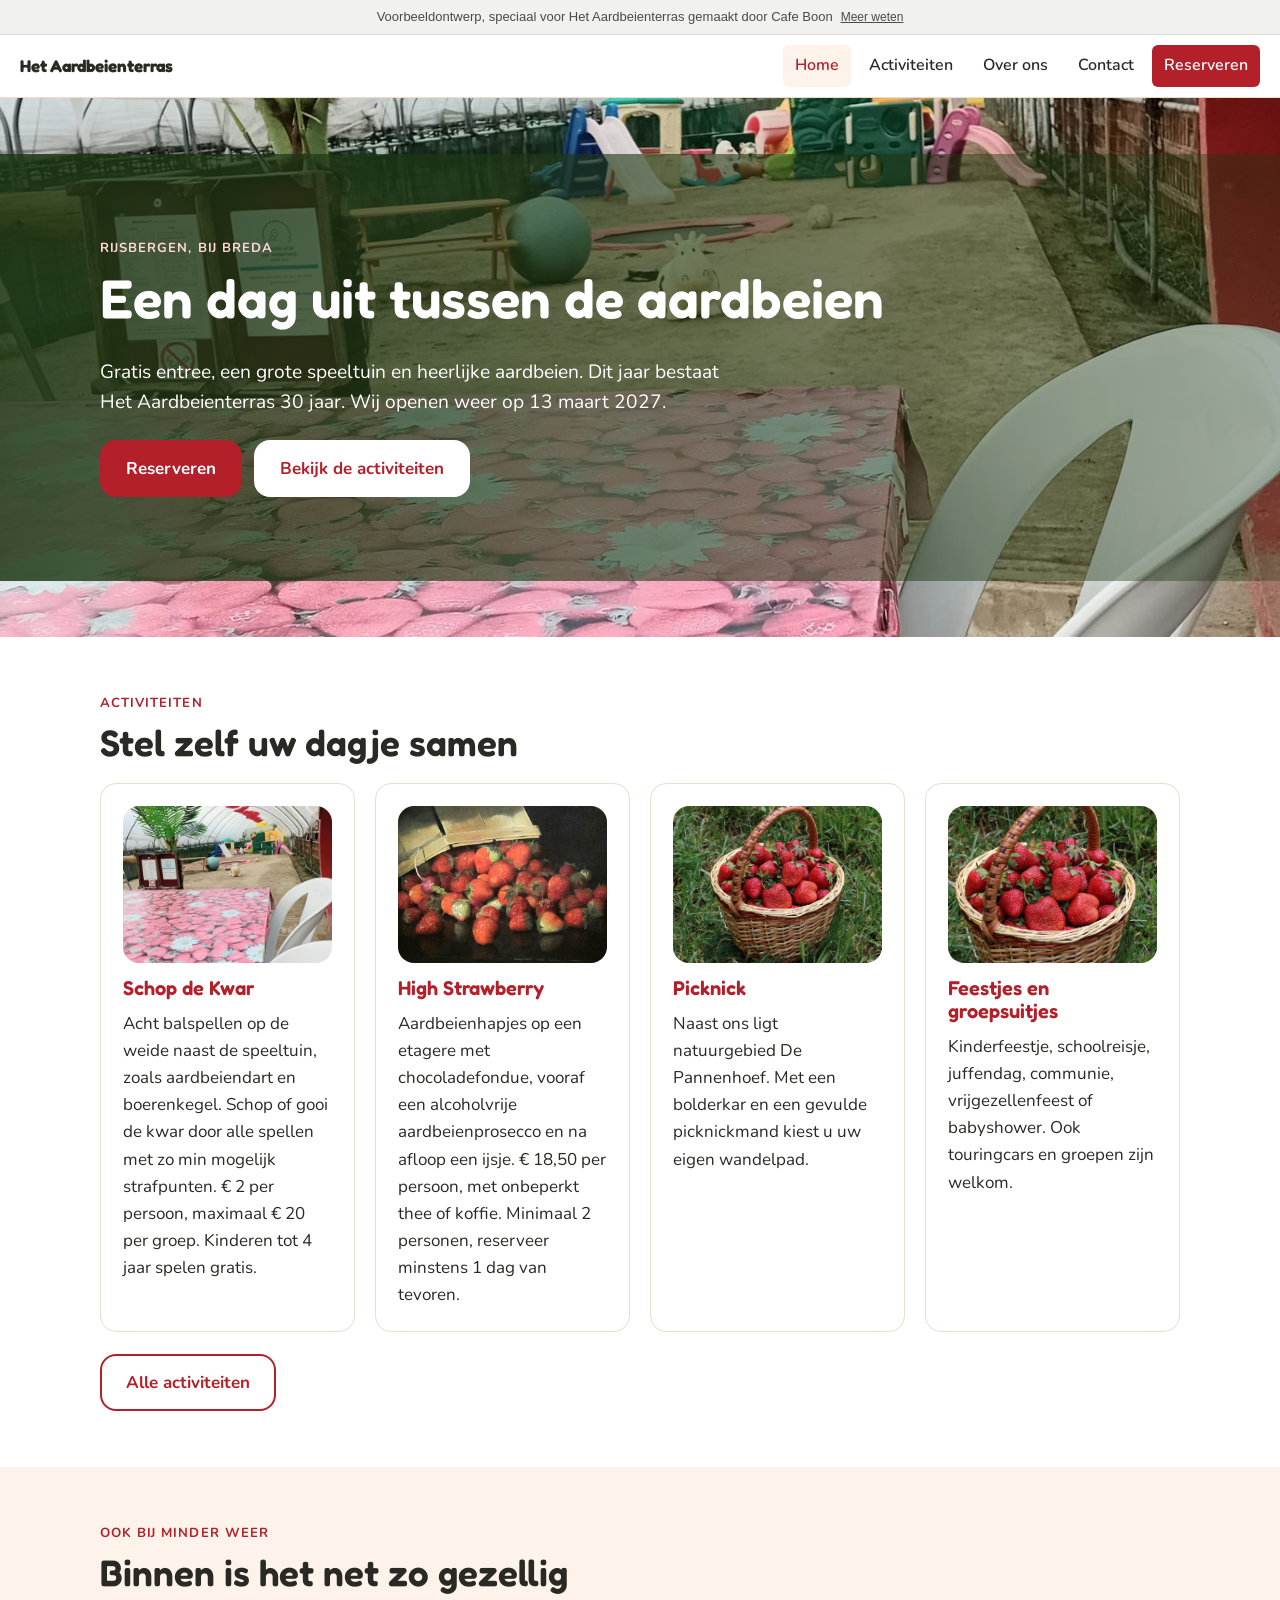
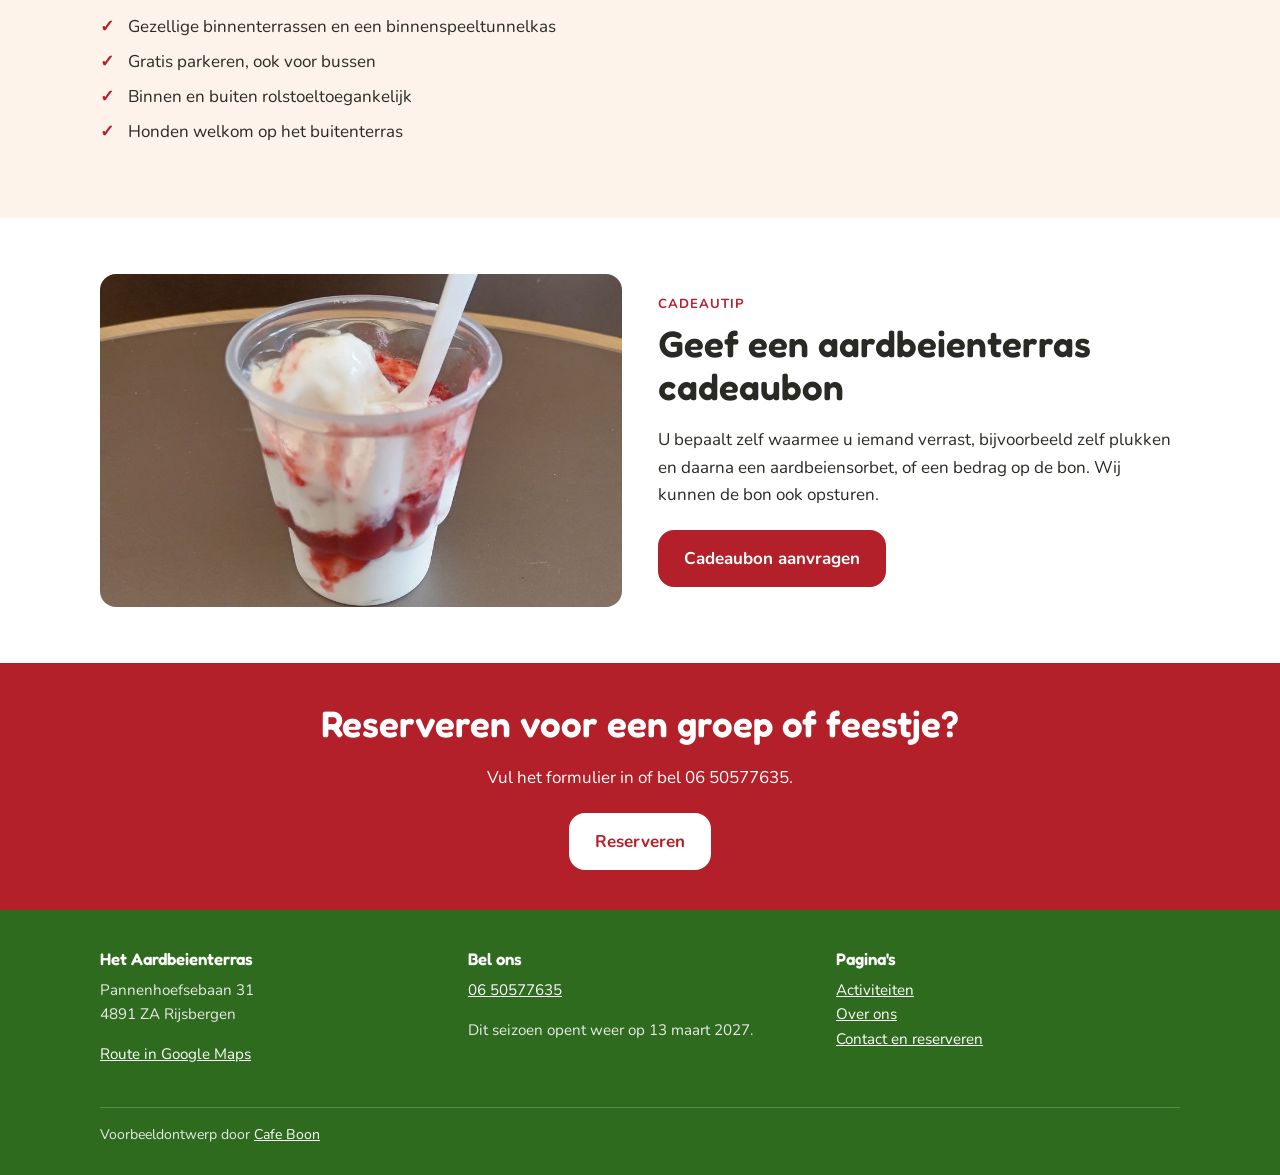
<file: index.html>
<!doctype html>
<html lang="nl">
<head>
<meta charset="utf-8">
<meta name="viewport" content="width=device-width, initial-scale=1">
<title>Het Aardbeienterras Rijsbergen | Uitje bij Breda</title>
<meta name="description" content="Het Aardbeienterras in Rijsbergen bij Breda: gratis entree, speeltuin, aardbeien plukken, High Strawberry en groepsuitjes.">
<meta name="robots" content="noindex">
<link rel="icon" href="images/favicon.png">
<meta property="og:title" content="Het Aardbeienterras Rijsbergen | Uitje bij Breda">
<meta property="og:description" content="Het Aardbeienterras in Rijsbergen bij Breda: gratis entree, speeltuin, aardbeien plukken, High Strawberry en groepsuitjes.">
<meta property="og:image" content="https://hetaardbeienterras.cafeboon.com/images/og.jpg">
<meta property="og:type" content="website">
<link rel="preconnect" href="https://fonts.googleapis.com">
<link rel="preconnect" href="https://fonts.gstatic.com" crossorigin>
<link href="https://fonts.googleapis.com/css2?family=Fredoka:wght@500;600;700&family=Nunito:wght@400;600;700&display=swap" rel="stylesheet">
<link rel="stylesheet" href="style.css">
</head>
<body>
<div class="vb-banner" role="note"><span>Voorbeeldontwerp, speciaal voor Het Aardbeienterras gemaakt door Cafe Boon</span><a href="https://cafeboon.com">Meer weten</a></div>
<header class="top">
<a class="brand" href="index.html"><span>Het Aardbeienterras</span></a>
<nav><a aria-current="page" href="index.html">Home</a><a href="aanbod.html">Activiteiten</a><a href="over.html">Over ons</a><a href="contact.html">Contact</a><a class="cta" href="contact.html#formulier">Reserveren</a></nav>
</header>
<main>
<section class="hero img" style="background-image:url(images/hero.jpg)"><div class="shade"><div class="wrap">
<p class="kicker" style="color:#ffd9d9">Rijsbergen, bij Breda</p><h1>Een dag uit tussen de aardbeien</h1>
<p class="lead">Gratis entree, een grote speeltuin en heerlijke aardbeien. Dit jaar bestaat Het Aardbeienterras 30 jaar. Wij openen weer op 13 maart 2027.</p>
<div class="btns"><a class="btn" href="contact.html#formulier">Reserveren</a><a class="btn light" href="aanbod.html">Bekijk de activiteiten</a></div></div></div></section>
<section><div class="wrap"><p class="kicker">Activiteiten</p><h2>Stel zelf uw dagje samen</h2><div class="grid"><div class="card"><img src="images/terras.jpg" alt="Schop de Kwar"><h3>Schop de Kwar</h3><p>Acht balspellen op de weide naast de speeltuin, zoals aardbeiendart en boerenkegel. Schop of gooi de kwar door alle spellen met zo min mogelijk strafpunten. € 2 per persoon, maximaal € 20 per groep. Kinderen tot 4 jaar spelen gratis.</p></div><div class="card"><img src="images/high.jpg" alt="High Strawberry"><h3>High Strawberry</h3><p>Aardbeienhapjes op een etagere met chocoladefondue, vooraf een alcoholvrije aardbeienprosecco en na afloop een ijsje. € 18,50 per persoon, met onbeperkt thee of koffie. Minimaal 2 personen, reserveer minstens 1 dag van tevoren.</p></div><div class="card"><img src="images/bos.jpg" alt="Picknick"><h3>Picknick</h3><p>Naast ons ligt natuurgebied De Pannenhoef. Met een bolderkar en een gevulde picknickmand kiest u uw eigen wandelpad.</p></div><div class="card"><img src="images/bbq.jpg" alt="Feestjes en groepsuitjes"><h3>Feestjes en groepsuitjes</h3><p>Kinderfeestje, schoolreisje, juffendag, communie, vrijgezellenfeest of babyshower. Ook touringcars en groepen zijn welkom.</p></div></div><div class="btns"><a class="btn alt" href="aanbod.html">Alle activiteiten</a></div></div></section>
<section class="alt"><div class="wrap"><p class="kicker">Ook bij minder weer</p><h2>Binnen is het net zo gezellig</h2>
<div><ul class="ticks"><li>Gezellige binnenterrassen en een binnenspeeltunnelkas</li><li>Gratis parkeren, ook voor bussen</li><li>Binnen en buiten rolstoeltoegankelijk</li><li>Honden welkom op het buitenterras</li></ul></div></div></section>
<section><div class="wrap split"><img src="images/sorbet.jpg" alt="" style="max-height:420px;object-fit:cover"><div><p class="kicker">Cadeautip</p><h2>Geef een aardbeienterras cadeaubon</h2><p>U bepaalt zelf waarmee u iemand verrast, bijvoorbeeld zelf plukken en daarna een aardbeiensorbet, of een bedrag op de bon. Wij kunnen de bon ook opsturen.</p><div class="btns"><a class="btn" href="contact.html#formulier">Cadeaubon aanvragen</a></div></div></div></section>
<section class="band"><div class="wrap"><h2>Reserveren voor een groep of feestje?</h2><p>Vul het formulier in of bel 06 50577635.</p><div class="btns" style="justify-content:center"><a class="btn light" href="contact.html#formulier">Reserveren</a></div></div></section>
</main>
<footer>
<div class="wrap">
<div class="cols"><div><h3>Het Aardbeienterras</h3><p>Pannenhoefsebaan 31<br>4891 ZA Rijsbergen</p><p><a href="https://www.google.com/maps/search/?api=1&query=Pannenhoefsebaan+31+Rijsbergen">Route in Google Maps</a></p></div>
<div><h3>Bel ons</h3><p><a href="tel:+31650577635">06 50577635</a></p><p>Dit seizoen opent weer op 13 maart 2027.</p></div>
<div><h3>Pagina's</h3><p><a href="aanbod.html">Activiteiten</a><br><a href="over.html">Over ons</a><br><a href="contact.html">Contact en reserveren</a></p></div></div>
<div class="credit">Voorbeeldontwerp door <a href="https://cafeboon.com">Cafe Boon</a></div>
</div>
</footer>
<script>
document.querySelectorAll('form.vf').forEach(function(f){f.addEventListener('submit',function(e){e.preventDefault();var o=f.querySelector('.vf-ok');if(o){o.classList.add('show');o.scrollIntoView({block:'center'});}f.reset();});});
</script>
</body>
</html>
</file>
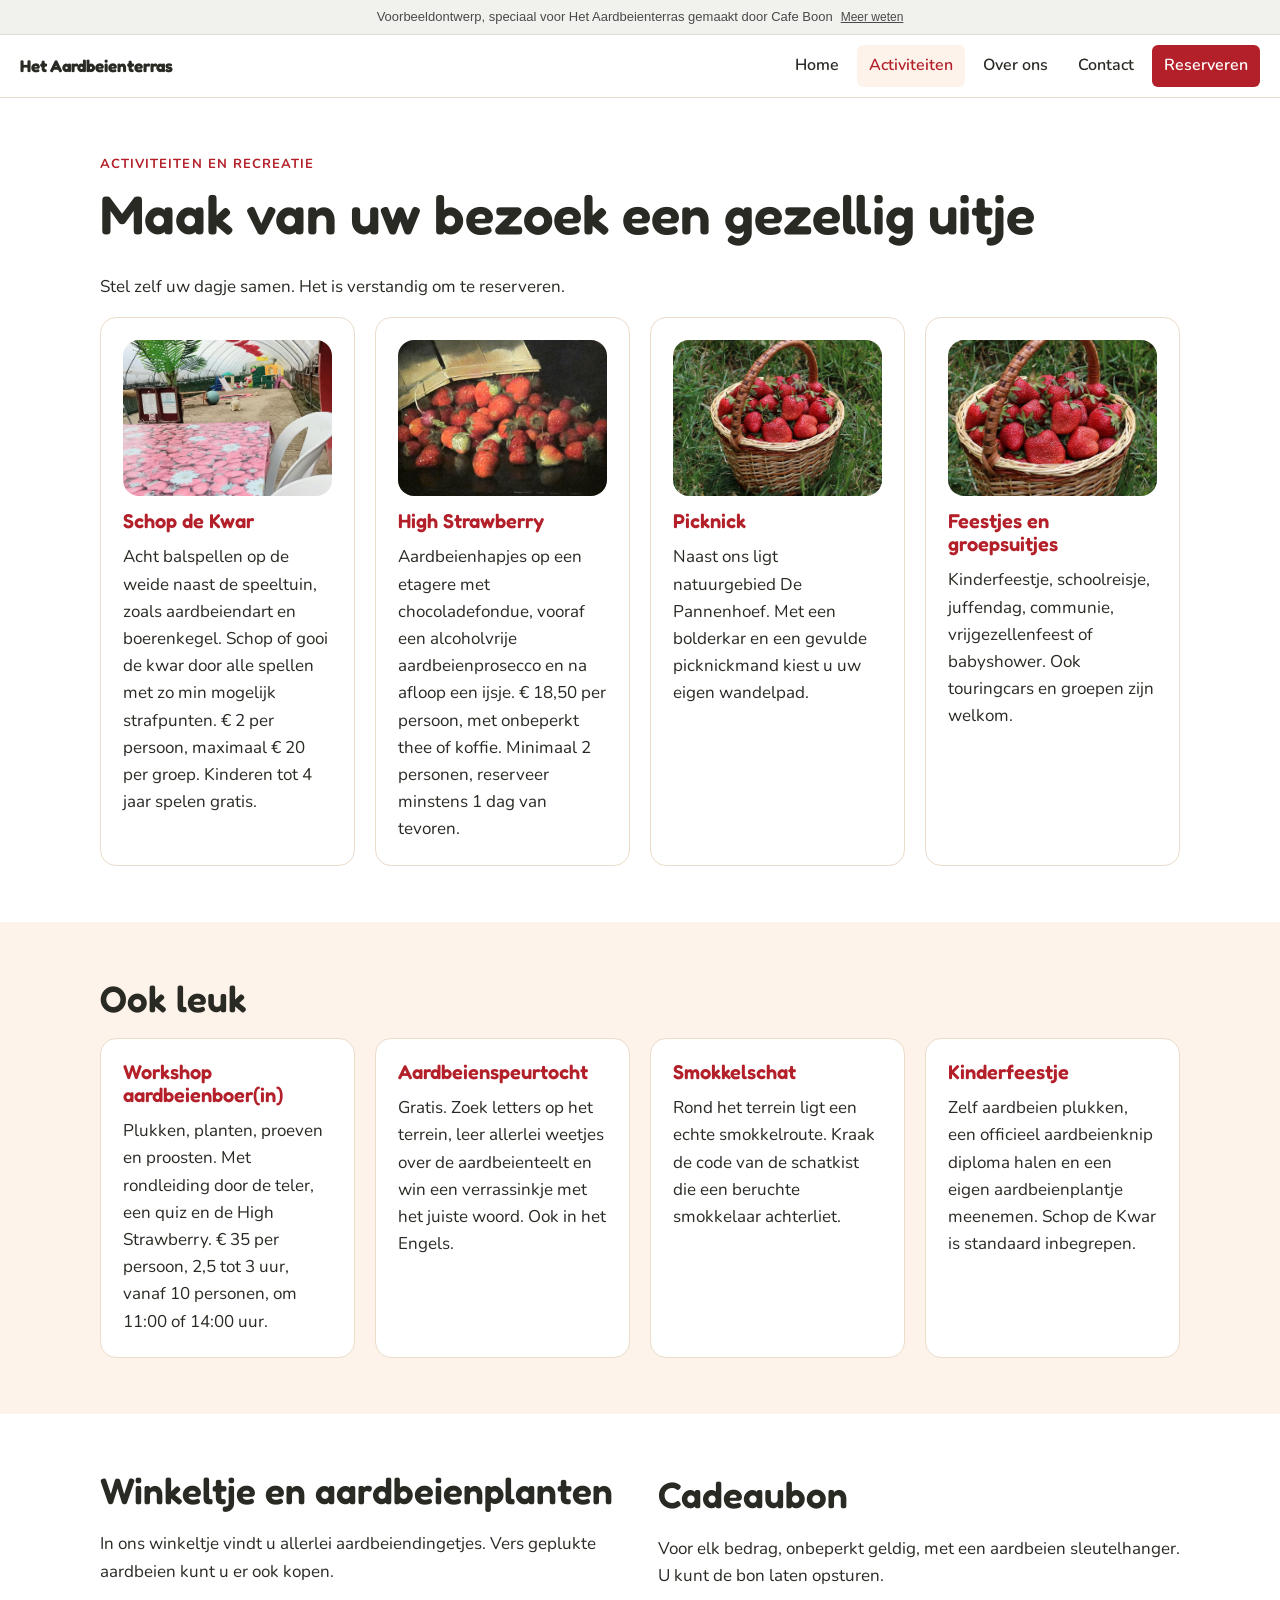
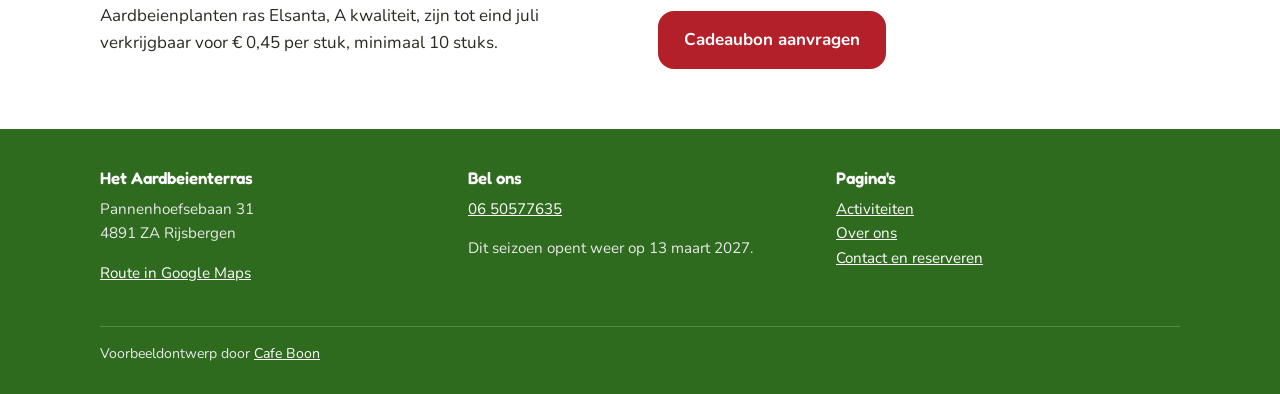
<file: aanbod.html>
<!doctype html>
<html lang="nl">
<head>
<meta charset="utf-8">
<meta name="viewport" content="width=device-width, initial-scale=1">
<title>Activiteiten | Het Aardbeienterras Rijsbergen</title>
<meta name="description" content="Schop de Kwar, High Strawberry, workshop aardbeienboer, picknick en kinderfeestjes bij Het Aardbeienterras in Rijsbergen.">
<meta name="robots" content="noindex">
<link rel="icon" href="images/favicon.png">
<meta property="og:title" content="Activiteiten | Het Aardbeienterras Rijsbergen">
<meta property="og:description" content="Schop de Kwar, High Strawberry, workshop aardbeienboer, picknick en kinderfeestjes bij Het Aardbeienterras in Rijsbergen.">
<meta property="og:image" content="https://hetaardbeienterras.cafeboon.com/images/og.jpg">
<meta property="og:type" content="website">
<link rel="preconnect" href="https://fonts.googleapis.com">
<link rel="preconnect" href="https://fonts.gstatic.com" crossorigin>
<link href="https://fonts.googleapis.com/css2?family=Fredoka:wght@500;600;700&family=Nunito:wght@400;600;700&display=swap" rel="stylesheet">
<link rel="stylesheet" href="style.css">
</head>
<body>
<div class="vb-banner" role="note"><span>Voorbeeldontwerp, speciaal voor Het Aardbeienterras gemaakt door Cafe Boon</span><a href="https://cafeboon.com">Meer weten</a></div>
<header class="top">
<a class="brand" href="index.html"><span>Het Aardbeienterras</span></a>
<nav><a href="index.html">Home</a><a aria-current="page" href="aanbod.html">Activiteiten</a><a href="over.html">Over ons</a><a href="contact.html">Contact</a><a class="cta" href="contact.html#formulier">Reserveren</a></nav>
</header>
<main>
<section><div class="wrap"><p class="kicker">Activiteiten en recreatie</p><h1>Maak van uw bezoek een gezellig uitje</h1><p>Stel zelf uw dagje samen. Het is verstandig om te reserveren.</p><div class="grid"><div class="card"><img src="images/terras.jpg" alt="Schop de Kwar"><h3>Schop de Kwar</h3><p>Acht balspellen op de weide naast de speeltuin, zoals aardbeiendart en boerenkegel. Schop of gooi de kwar door alle spellen met zo min mogelijk strafpunten. € 2 per persoon, maximaal € 20 per groep. Kinderen tot 4 jaar spelen gratis.</p></div><div class="card"><img src="images/high.jpg" alt="High Strawberry"><h3>High Strawberry</h3><p>Aardbeienhapjes op een etagere met chocoladefondue, vooraf een alcoholvrije aardbeienprosecco en na afloop een ijsje. € 18,50 per persoon, met onbeperkt thee of koffie. Minimaal 2 personen, reserveer minstens 1 dag van tevoren.</p></div><div class="card"><img src="images/bos.jpg" alt="Picknick"><h3>Picknick</h3><p>Naast ons ligt natuurgebied De Pannenhoef. Met een bolderkar en een gevulde picknickmand kiest u uw eigen wandelpad.</p></div><div class="card"><img src="images/bbq.jpg" alt="Feestjes en groepsuitjes"><h3>Feestjes en groepsuitjes</h3><p>Kinderfeestje, schoolreisje, juffendag, communie, vrijgezellenfeest of babyshower. Ook touringcars en groepen zijn welkom.</p></div></div></div></section>
<section class="alt"><div class="wrap"><h2>Ook leuk</h2><div class="grid">
<div class="card"><h3>Workshop aardbeienboer(in)</h3><p>Plukken, planten, proeven en proosten. Met rondleiding door de teler, een quiz en de High Strawberry. € 35 per persoon, 2,5 tot 3 uur, vanaf 10 personen, om 11:00 of 14:00 uur.</p></div>
<div class="card"><h3>Aardbeienspeurtocht</h3><p>Gratis. Zoek letters op het terrein, leer allerlei weetjes over de aardbeienteelt en win een verrassinkje met het juiste woord. Ook in het Engels.</p></div>
<div class="card"><h3>Smokkelschat</h3><p>Rond het terrein ligt een echte smokkelroute. Kraak de code van de schatkist die een beruchte smokkelaar achterliet.</p></div>
<div class="card"><h3>Kinderfeestje</h3><p>Zelf aardbeien plukken, een officieel aardbeienknip diploma halen en een eigen aardbeienplantje meenemen. Schop de Kwar is standaard inbegrepen.</p></div></div></div></section>
<section><div class="wrap split"><div><h2>Winkeltje en aardbeienplanten</h2><p>In ons winkeltje vindt u allerlei aardbeiendingetjes. Vers geplukte aardbeien kunt u er ook kopen.</p><p>Aardbeienplanten ras Elsanta, A kwaliteit, zijn tot eind juli verkrijgbaar voor € 0,45 per stuk, minimaal 10 stuks.</p></div>
<div><h2>Cadeaubon</h2><p>Voor elk bedrag, onbeperkt geldig, met een aardbeien sleutelhanger. U kunt de bon laten opsturen.</p><div class="btns"><a class="btn" href="contact.html#formulier">Cadeaubon aanvragen</a></div></div></div></section>
</main>
<footer>
<div class="wrap">
<div class="cols"><div><h3>Het Aardbeienterras</h3><p>Pannenhoefsebaan 31<br>4891 ZA Rijsbergen</p><p><a href="https://www.google.com/maps/search/?api=1&query=Pannenhoefsebaan+31+Rijsbergen">Route in Google Maps</a></p></div>
<div><h3>Bel ons</h3><p><a href="tel:+31650577635">06 50577635</a></p><p>Dit seizoen opent weer op 13 maart 2027.</p></div>
<div><h3>Pagina's</h3><p><a href="aanbod.html">Activiteiten</a><br><a href="over.html">Over ons</a><br><a href="contact.html">Contact en reserveren</a></p></div></div>
<div class="credit">Voorbeeldontwerp door <a href="https://cafeboon.com">Cafe Boon</a></div>
</div>
</footer>
<script>
document.querySelectorAll('form.vf').forEach(function(f){f.addEventListener('submit',function(e){e.preventDefault();var o=f.querySelector('.vf-ok');if(o){o.classList.add('show');o.scrollIntoView({block:'center'});}f.reset();});});
</script>
</body>
</html>
</file>
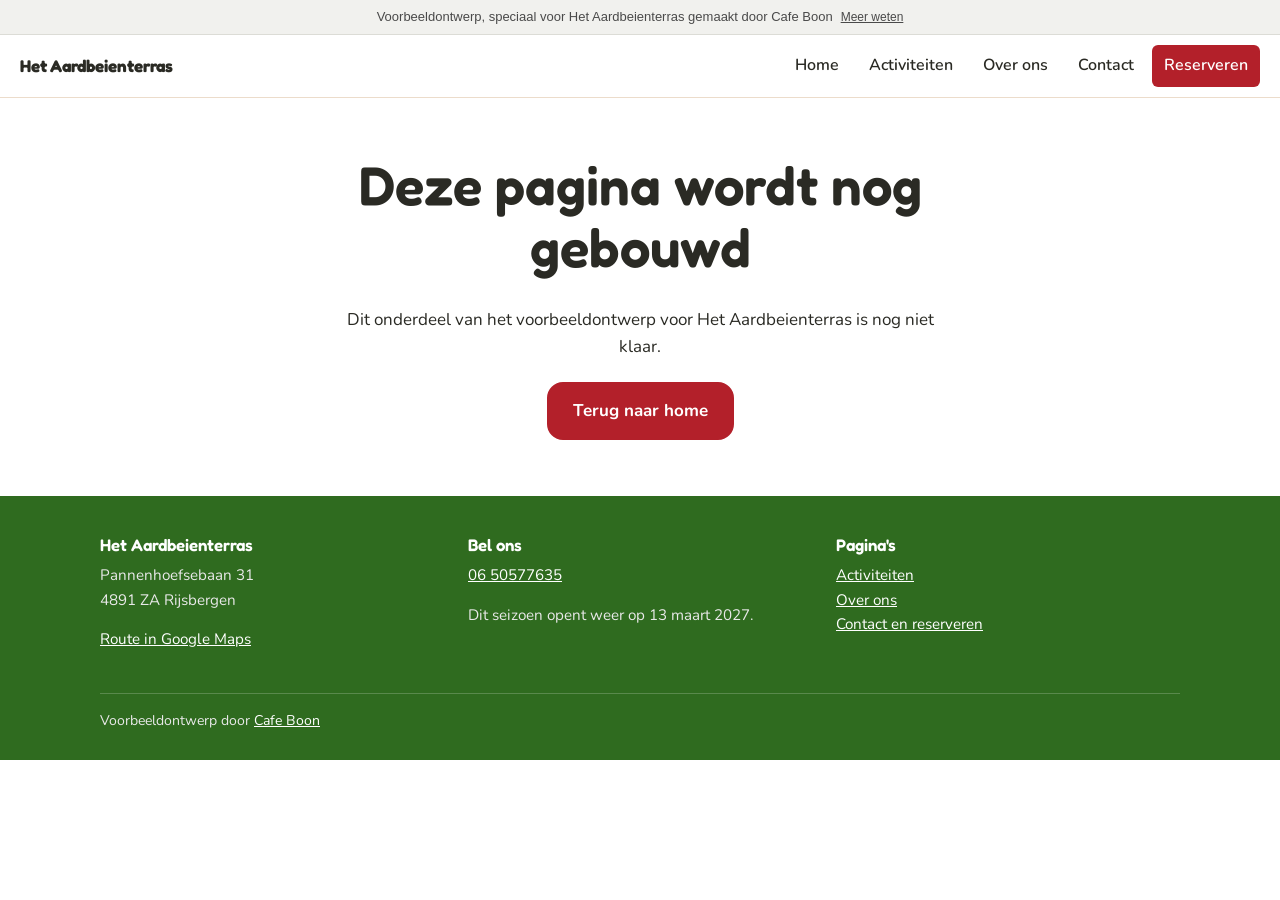
<file: binnenkort.html>
<!doctype html>
<html lang="nl">
<head>
<meta charset="utf-8">
<meta name="viewport" content="width=device-width, initial-scale=1">
<title>Binnenkort | Het Aardbeienterras</title>
<meta name="description" content="Deze pagina wordt nog gebouwd.">
<meta name="robots" content="noindex">
<link rel="icon" href="images/favicon.png">
<meta property="og:title" content="Binnenkort | Het Aardbeienterras">
<meta property="og:description" content="Deze pagina wordt nog gebouwd.">
<meta property="og:image" content="https://hetaardbeienterras.cafeboon.com/images/og.jpg">
<meta property="og:type" content="website">
<link rel="preconnect" href="https://fonts.googleapis.com">
<link rel="preconnect" href="https://fonts.gstatic.com" crossorigin>
<link href="https://fonts.googleapis.com/css2?family=Fredoka:wght@500;600;700&family=Nunito:wght@400;600;700&display=swap" rel="stylesheet">
<link rel="stylesheet" href="style.css">
</head>
<body>
<div class="vb-banner" role="note"><span>Voorbeeldontwerp, speciaal voor Het Aardbeienterras gemaakt door Cafe Boon</span><a href="https://cafeboon.com">Meer weten</a></div>
<header class="top">
<a class="brand" href="index.html"><span>Het Aardbeienterras</span></a>
<nav><a href="index.html">Home</a><a href="aanbod.html">Activiteiten</a><a href="over.html">Over ons</a><a href="contact.html">Contact</a><a class="cta" href="contact.html#formulier">Reserveren</a></nav>
</header>
<main>
<section><div class="wrap" style="text-align:center;max-width:640px">
<h1>Deze pagina wordt nog gebouwd</h1>
<p>Dit onderdeel van het voorbeeldontwerp voor Het Aardbeienterras is nog niet klaar.</p>
<div class="btns" style="justify-content:center"><a class="btn" href="index.html">Terug naar home</a></div>
</div></section>
</main>
<footer>
<div class="wrap">
<div class="cols"><div><h3>Het Aardbeienterras</h3><p>Pannenhoefsebaan 31<br>4891 ZA Rijsbergen</p><p><a href="https://www.google.com/maps/search/?api=1&query=Pannenhoefsebaan+31+Rijsbergen">Route in Google Maps</a></p></div>
<div><h3>Bel ons</h3><p><a href="tel:+31650577635">06 50577635</a></p><p>Dit seizoen opent weer op 13 maart 2027.</p></div>
<div><h3>Pagina's</h3><p><a href="aanbod.html">Activiteiten</a><br><a href="over.html">Over ons</a><br><a href="contact.html">Contact en reserveren</a></p></div></div>
<div class="credit">Voorbeeldontwerp door <a href="https://cafeboon.com">Cafe Boon</a></div>
</div>
</footer>
<script>
document.querySelectorAll('form.vf').forEach(function(f){f.addEventListener('submit',function(e){e.preventDefault();var o=f.querySelector('.vf-ok');if(o){o.classList.add('show');o.scrollIntoView({block:'center'});}f.reset();});});
</script>
</body>
</html>
</file>
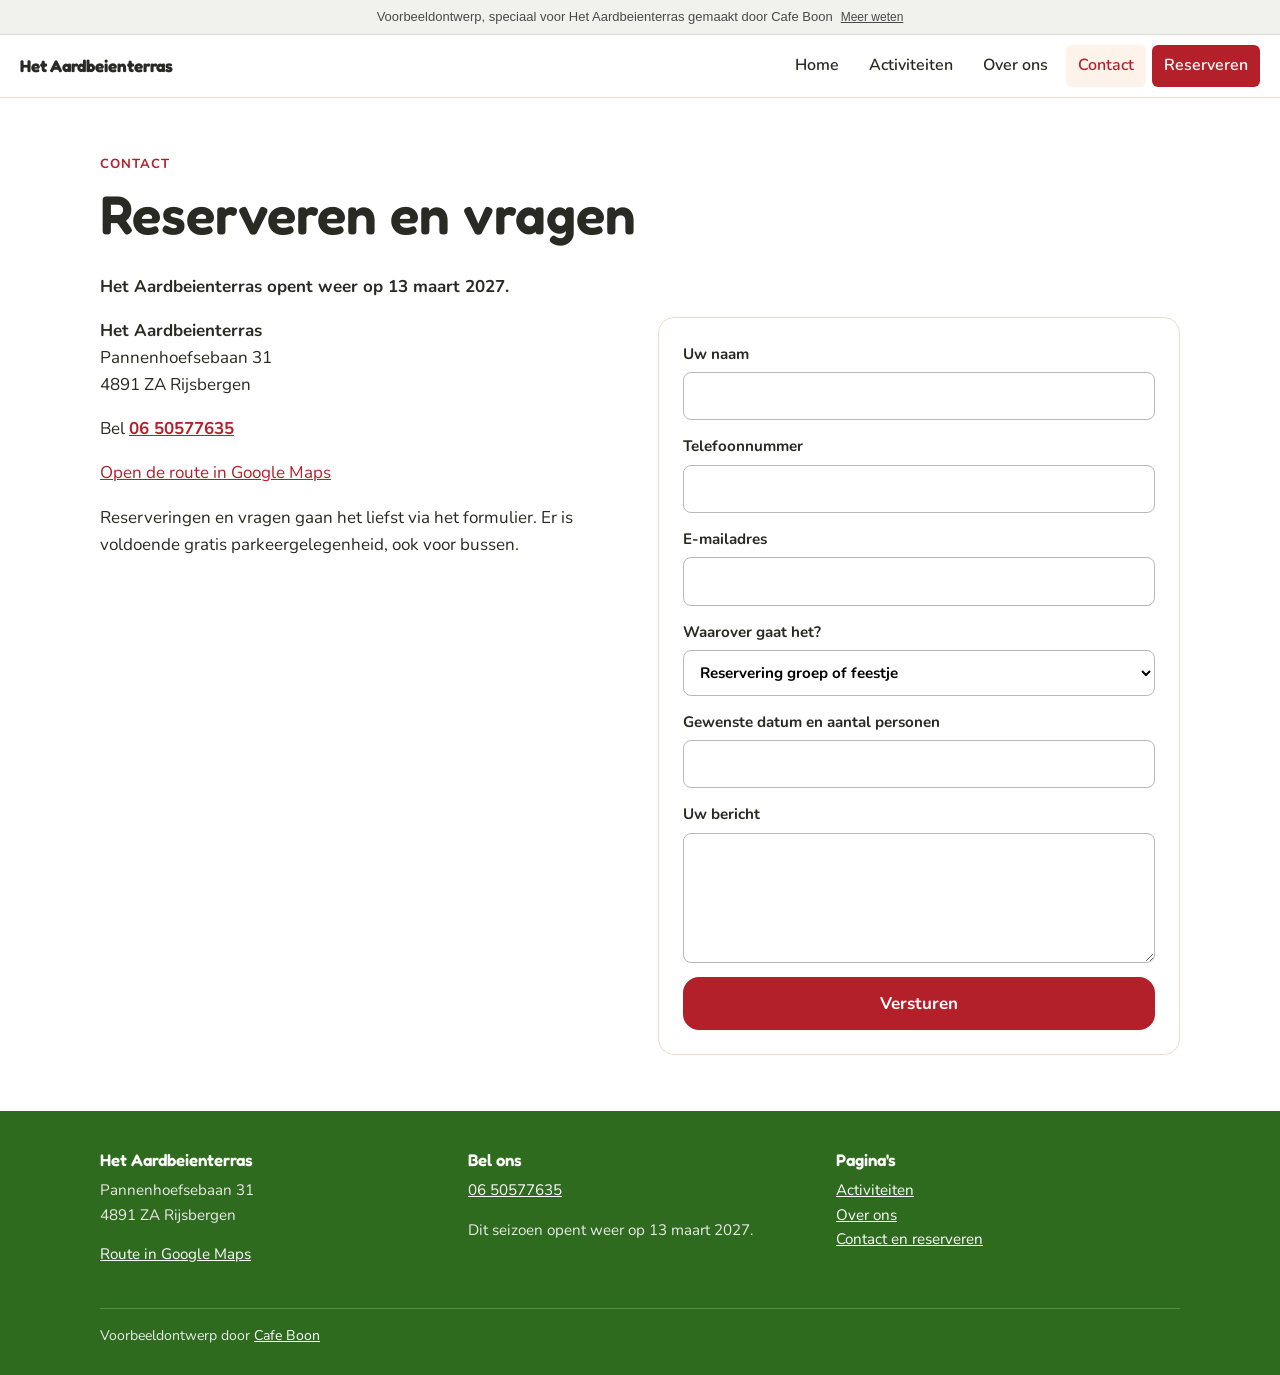
<file: contact.html>
<!doctype html>
<html lang="nl">
<head>
<meta charset="utf-8">
<meta name="viewport" content="width=device-width, initial-scale=1">
<title>Contact en reserveren | Het Aardbeienterras</title>
<meta name="description" content="Pannenhoefsebaan 31 in Rijsbergen. Reserveren via het formulier of bel 06 50577635. Open vanaf 13 maart 2027.">
<meta name="robots" content="noindex">
<link rel="icon" href="images/favicon.png">
<meta property="og:title" content="Contact en reserveren | Het Aardbeienterras">
<meta property="og:description" content="Pannenhoefsebaan 31 in Rijsbergen. Reserveren via het formulier of bel 06 50577635. Open vanaf 13 maart 2027.">
<meta property="og:image" content="https://hetaardbeienterras.cafeboon.com/images/og.jpg">
<meta property="og:type" content="website">
<link rel="preconnect" href="https://fonts.googleapis.com">
<link rel="preconnect" href="https://fonts.gstatic.com" crossorigin>
<link href="https://fonts.googleapis.com/css2?family=Fredoka:wght@500;600;700&family=Nunito:wght@400;600;700&display=swap" rel="stylesheet">
<link rel="stylesheet" href="style.css">
</head>
<body>
<div class="vb-banner" role="note"><span>Voorbeeldontwerp, speciaal voor Het Aardbeienterras gemaakt door Cafe Boon</span><a href="https://cafeboon.com">Meer weten</a></div>
<header class="top">
<a class="brand" href="index.html"><span>Het Aardbeienterras</span></a>
<nav><a href="index.html">Home</a><a href="aanbod.html">Activiteiten</a><a href="over.html">Over ons</a><a aria-current="page" href="contact.html">Contact</a><a class="cta" href="contact.html#formulier">Reserveren</a></nav>
</header>
<main>
<section><div class="wrap"><p class="kicker">Contact</p><h1>Reserveren en vragen</h1><p><strong>Het Aardbeienterras opent weer op 13 maart 2027.</strong></p>
<div class="split" style="align-items:start"><div><p><strong>Het Aardbeienterras</strong><br>Pannenhoefsebaan 31<br>4891 ZA Rijsbergen</p><p>Bel <a href="tel:+31650577635"><strong>06 50577635</strong></a></p><p><a href="https://www.google.com/maps/search/?api=1&query=Pannenhoefsebaan+31+Rijsbergen">Open de route in Google Maps</a></p><p>Reserveringen en vragen gaan het liefst via het formulier. Er is voldoende gratis parkeergelegenheid, ook voor bussen.</p></div>
<div><form class="vf" id="formulier" action="#"><label>Uw naam<input type="text" name="naam"></label><label>Telefoonnummer<input type="tel" name="tel"></label><label>E-mailadres<input type="email" name="mail"></label><label>Waarover gaat het?<select name="onderwerp"><option>Reservering groep of feestje</option><option>High Strawberry</option><option>Workshop</option><option>Cadeaubon</option><option>Andere vraag</option></select></label><label>Gewenste datum en aantal personen<input type="text" name="datum"></label><label>Uw bericht<textarea name="bericht"></textarea></label><button class="btn" type="submit">Versturen</button><div class="vf-ok" role="status">Dit is een voorbeeldsite van Cafe Boon. Er is niets verstuurd. Op de echte website komt uw bericht direct bij het bedrijf aan.</div></form></div></div></div></section>
</main>
<footer>
<div class="wrap">
<div class="cols"><div><h3>Het Aardbeienterras</h3><p>Pannenhoefsebaan 31<br>4891 ZA Rijsbergen</p><p><a href="https://www.google.com/maps/search/?api=1&query=Pannenhoefsebaan+31+Rijsbergen">Route in Google Maps</a></p></div>
<div><h3>Bel ons</h3><p><a href="tel:+31650577635">06 50577635</a></p><p>Dit seizoen opent weer op 13 maart 2027.</p></div>
<div><h3>Pagina's</h3><p><a href="aanbod.html">Activiteiten</a><br><a href="over.html">Over ons</a><br><a href="contact.html">Contact en reserveren</a></p></div></div>
<div class="credit">Voorbeeldontwerp door <a href="https://cafeboon.com">Cafe Boon</a></div>
</div>
</footer>
<script>
document.querySelectorAll('form.vf').forEach(function(f){f.addEventListener('submit',function(e){e.preventDefault();var o=f.querySelector('.vf-ok');if(o){o.classList.add('show');o.scrollIntoView({block:'center'});}f.reset();});});
</script>
</body>
</html>
</file>
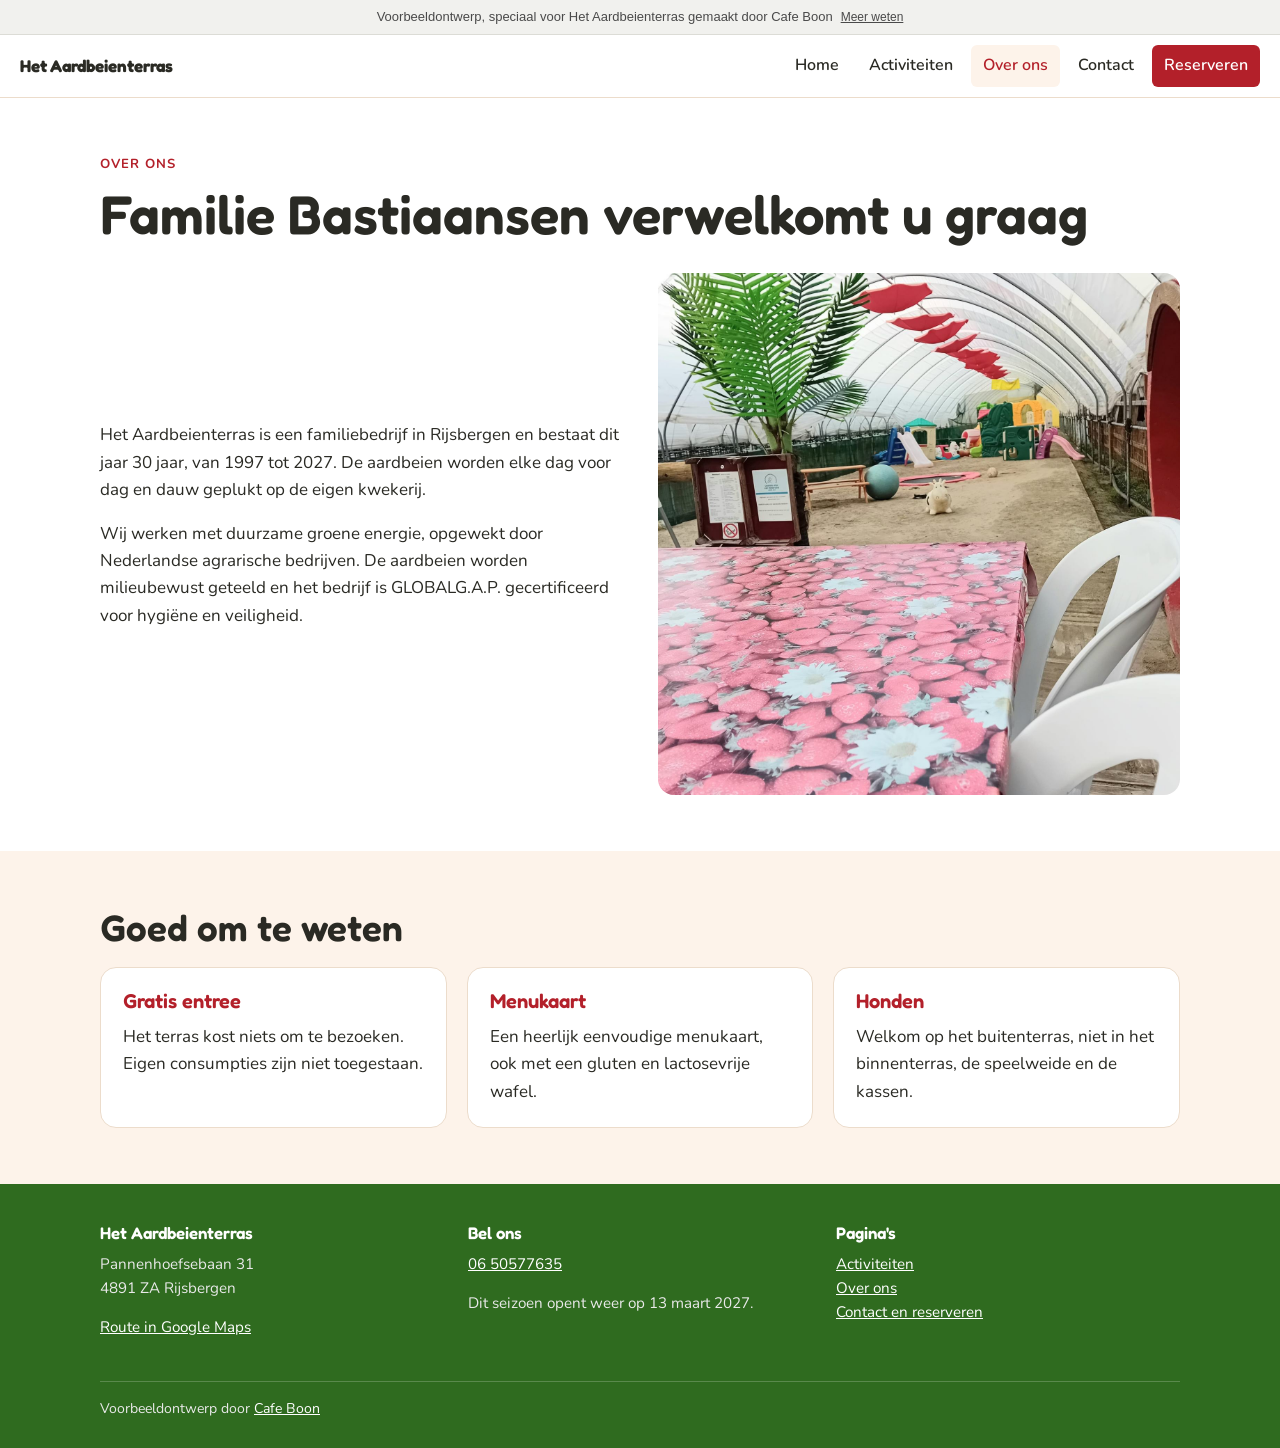
<file: over.html>
<!doctype html>
<html lang="nl">
<head>
<meta charset="utf-8">
<meta name="viewport" content="width=device-width, initial-scale=1">
<title>Over ons | Het Aardbeienterras Rijsbergen</title>
<meta name="description" content="Familiebedrijf Het Aardbeienterras in Rijsbergen bestaat 30 jaar. Duurzaam geteelde aardbeien, gratis entree en parkeren.">
<meta name="robots" content="noindex">
<link rel="icon" href="images/favicon.png">
<meta property="og:title" content="Over ons | Het Aardbeienterras Rijsbergen">
<meta property="og:description" content="Familiebedrijf Het Aardbeienterras in Rijsbergen bestaat 30 jaar. Duurzaam geteelde aardbeien, gratis entree en parkeren.">
<meta property="og:image" content="https://hetaardbeienterras.cafeboon.com/images/og.jpg">
<meta property="og:type" content="website">
<link rel="preconnect" href="https://fonts.googleapis.com">
<link rel="preconnect" href="https://fonts.gstatic.com" crossorigin>
<link href="https://fonts.googleapis.com/css2?family=Fredoka:wght@500;600;700&family=Nunito:wght@400;600;700&display=swap" rel="stylesheet">
<link rel="stylesheet" href="style.css">
</head>
<body>
<div class="vb-banner" role="note"><span>Voorbeeldontwerp, speciaal voor Het Aardbeienterras gemaakt door Cafe Boon</span><a href="https://cafeboon.com">Meer weten</a></div>
<header class="top">
<a class="brand" href="index.html"><span>Het Aardbeienterras</span></a>
<nav><a href="index.html">Home</a><a href="aanbod.html">Activiteiten</a><a aria-current="page" href="over.html">Over ons</a><a href="contact.html">Contact</a><a class="cta" href="contact.html#formulier">Reserveren</a></nav>
</header>
<main>
<section><div class="wrap"><p class="kicker">Over ons</p><h1>Familie Bastiaansen verwelkomt u graag</h1>
<div class="split"><div><p>Het Aardbeienterras is een familiebedrijf in Rijsbergen en bestaat dit jaar 30 jaar, van 1997 tot 2027. De aardbeien worden elke dag voor dag en dauw geplukt op de eigen kwekerij.</p>
<p>Wij werken met duurzame groene energie, opgewekt door Nederlandse agrarische bedrijven. De aardbeien worden milieubewust geteeld en het bedrijf is GLOBALG.A.P. gecertificeerd voor hygiëne en veiligheid.</p></div><img src="images/hero.jpg" alt="Het terras bij de kas"></div></div></section>
<section class="alt"><div class="wrap"><h2>Goed om te weten</h2><div class="grid"><div class="card"><h3>Gratis entree</h3><p>Het terras kost niets om te bezoeken. Eigen consumpties zijn niet toegestaan.</p></div><div class="card"><h3>Menukaart</h3><p>Een heerlijk eenvoudige menukaart, ook met een gluten en lactosevrije wafel.</p></div><div class="card"><h3>Honden</h3><p>Welkom op het buitenterras, niet in het binnenterras, de speelweide en de kassen.</p></div></div></div></section>
</main>
<footer>
<div class="wrap">
<div class="cols"><div><h3>Het Aardbeienterras</h3><p>Pannenhoefsebaan 31<br>4891 ZA Rijsbergen</p><p><a href="https://www.google.com/maps/search/?api=1&query=Pannenhoefsebaan+31+Rijsbergen">Route in Google Maps</a></p></div>
<div><h3>Bel ons</h3><p><a href="tel:+31650577635">06 50577635</a></p><p>Dit seizoen opent weer op 13 maart 2027.</p></div>
<div><h3>Pagina's</h3><p><a href="aanbod.html">Activiteiten</a><br><a href="over.html">Over ons</a><br><a href="contact.html">Contact en reserveren</a></p></div></div>
<div class="credit">Voorbeeldontwerp door <a href="https://cafeboon.com">Cafe Boon</a></div>
</div>
</footer>
<script>
document.querySelectorAll('form.vf').forEach(function(f){f.addEventListener('submit',function(e){e.preventDefault();var o=f.querySelector('.vf-ok');if(o){o.classList.add('show');o.scrollIntoView({block:'center'});}f.reset();});});
</script>
</body>
</html>
</file>
<file: style.css>
:root{--c1:#b3202a;--c2:#2f6b1f;--ink:#2a2a24;--mut:#645f55;--bg:#fff;--soft:#fdf3ea;--line:#ecdccb;--onc1:#fff;--onc2:#fff;--hf:'Fredoka',Arial,sans-serif;--bf:'Nunito',Arial,sans-serif}
*{box-sizing:border-box}
html{scroll-behavior:smooth}
body{margin:0;font-family:var(--bf);color:var(--ink);background:var(--bg);line-height:1.6;font-size:17px;-webkit-text-size-adjust:100%}
img{max-width:100%;height:auto;display:block}
a{color:var(--c1)}
h1,h2,h3{font-family:var(--hf);line-height:1.15;margin:0 0 .5em;font-weight:600;}
h1{font-size:clamp(2rem,5.5vw,3.4rem)}
h2{font-size:clamp(1.6rem,3.6vw,2.3rem)}
h3{font-size:1.25rem}
p{margin:0 0 1em}
.vb-banner{background:#f1f1ee;color:#4a4a4a;font:13px/1.4 Arial,Helvetica,sans-serif;padding:8px 16px;text-align:center;border-bottom:1px solid #dcdcd6}
.vb-banner a{color:#4a4a4a;margin-left:8px;text-decoration:underline;font-size:12px}
header.top{position:sticky;top:0;z-index:50;background:var(--bg);border-bottom:1px solid var(--line);display:flex;flex-wrap:wrap;align-items:center;justify-content:space-between;gap:8px 20px;padding:10px 20px}
.brand{display:flex;align-items:center;gap:10px;text-decoration:none;color:var(--ink);font-family:var(--hf);font-weight:700}
.brand img{height:46px;width:auto}
nav{display:flex;flex-wrap:wrap;gap:4px 6px}
nav a{padding:8px 12px;text-decoration:none;color:var(--ink);font-weight:600;border-radius:6px;font-size:16px}
nav a:hover,nav a[aria-current]{background:var(--soft);color:var(--c1)}
nav a.cta{background:var(--c1);color:var(--onc1)}
.wrap{max-width:1120px;margin:0 auto;padding:0 20px}
section{padding:56px 0}
section.alt{background:var(--soft)}
.btn{display:inline-block;background:var(--c1);color:var(--onc1);padding:13px 24px;border-radius:16px;text-decoration:none;font-weight:700;border:2px solid var(--c1);cursor:pointer;font-size:17px;font-family:var(--bf)}
.btn.alt{background:transparent;color:var(--c1)}
.btn.light{background:#fff;color:var(--c1);border-color:#fff}
.btns{display:flex;flex-wrap:wrap;gap:12px;margin-top:22px}
.hero{position:relative;color:var(--onc2);background:var(--c2)}
.hero.img{background-size:cover;background-position:center}
.hero .shade{background:linear-gradient(90deg,rgba(30,55,20,.85),rgba(30,55,20,.35));padding:84px 0}
.hero p.lead{font-size:1.2rem;max-width:640px}
.hero h1,.hero p{color:var(--onc2)}
.split{display:grid;grid-template-columns:1fr 1fr;gap:36px;align-items:center}
.split img{border-radius:16px;width:100%}
.grid{display:grid;grid-template-columns:repeat(auto-fit,minmax(250px,1fr));gap:20px}
.card{background:#fff;border:1px solid var(--line);border-radius:16px;padding:22px}
.card h3{color:var(--c1)}
.card p:last-child{margin-bottom:0}
.card img{border-radius:16px;margin-bottom:14px;width:100%;aspect-ratio:4/3;object-fit:cover}
.kicker{text-transform:uppercase;letter-spacing:.08em;font-size:.82rem;font-weight:700;color:var(--c1);margin-bottom:8px}
.steps{counter-reset:s;list-style:none;padding:0;margin:0;display:grid;grid-template-columns:repeat(auto-fit,minmax(220px,1fr));gap:18px}
.steps li{counter-increment:s;background:#fff;border:1px solid var(--line);border-radius:16px;padding:18px 18px 18px 64px;position:relative}
.steps li:before{content:counter(s);position:absolute;left:16px;top:16px;width:34px;height:34px;border-radius:50%;background:var(--c1);color:var(--onc1);display:flex;align-items:center;justify-content:center;font-weight:800}
.ticks{list-style:none;padding:0;margin:0 0 1em}
.ticks li{padding-left:28px;position:relative;margin-bottom:8px}
.ticks li:before{content:"\2713";position:absolute;left:0;color:var(--c1);font-weight:800}
table.t{width:100%;border-collapse:collapse;background:#fff;border:1px solid var(--line);border-radius:8px;overflow:hidden}
table.t th,table.t td{text-align:left;padding:11px 14px;border-bottom:1px solid var(--line)}
table.t th{background:var(--soft)}
.pgmeta{color:var(--mut)}
form.vf{display:grid;gap:14px;background:#fff;border:1px solid var(--line);border-radius:16px;padding:24px}
form.vf label{font-weight:700;display:grid;gap:6px;font-size:.95rem}
form.vf input,form.vf textarea,form.vf select{font:inherit;padding:11px 12px;border:1px solid #b9b9b9;border-radius:8px;width:100%;background:#fff}
form.vf textarea{min-height:130px}
.vf-ok{background:#e9f6ec;border:1px solid #8cc79a;color:#1d4a2a;padding:14px 16px;border-radius:8px;display:none}
.vf-ok.show{display:block}
.band{background:var(--c1);color:var(--onc1);padding:40px 0;text-align:center}
.band h2,.band p{color:var(--onc1)}
footer{background:#2f6b1f;color:#e9e9e9;padding:40px 0 28px;font-size:.95rem}
footer a{color:#fff}
footer .cols{display:grid;grid-template-columns:repeat(auto-fit,minmax(220px,1fr));gap:24px}
footer h3{color:#fff;font-size:1.05rem}
.credit{border-top:1px solid rgba(255,255,255,.2);margin-top:26px;padding-top:16px;font-size:.88rem}
.pill{display:inline-block;background:var(--soft);color:var(--c1);border-radius:999px;padding:4px 12px;font-size:.85rem;font-weight:700;margin:0 6px 6px 0}
@media(max-width:760px){
body{font-size:16px}
.split{grid-template-columns:1fr !important}
section{padding:40px 0}
.hero .shade{padding:48px 0}
header.top{padding:8px 12px}
nav a{padding:7px 10px;font-size:15px}
.btn{width:100%;text-align:center}
}
</file>
